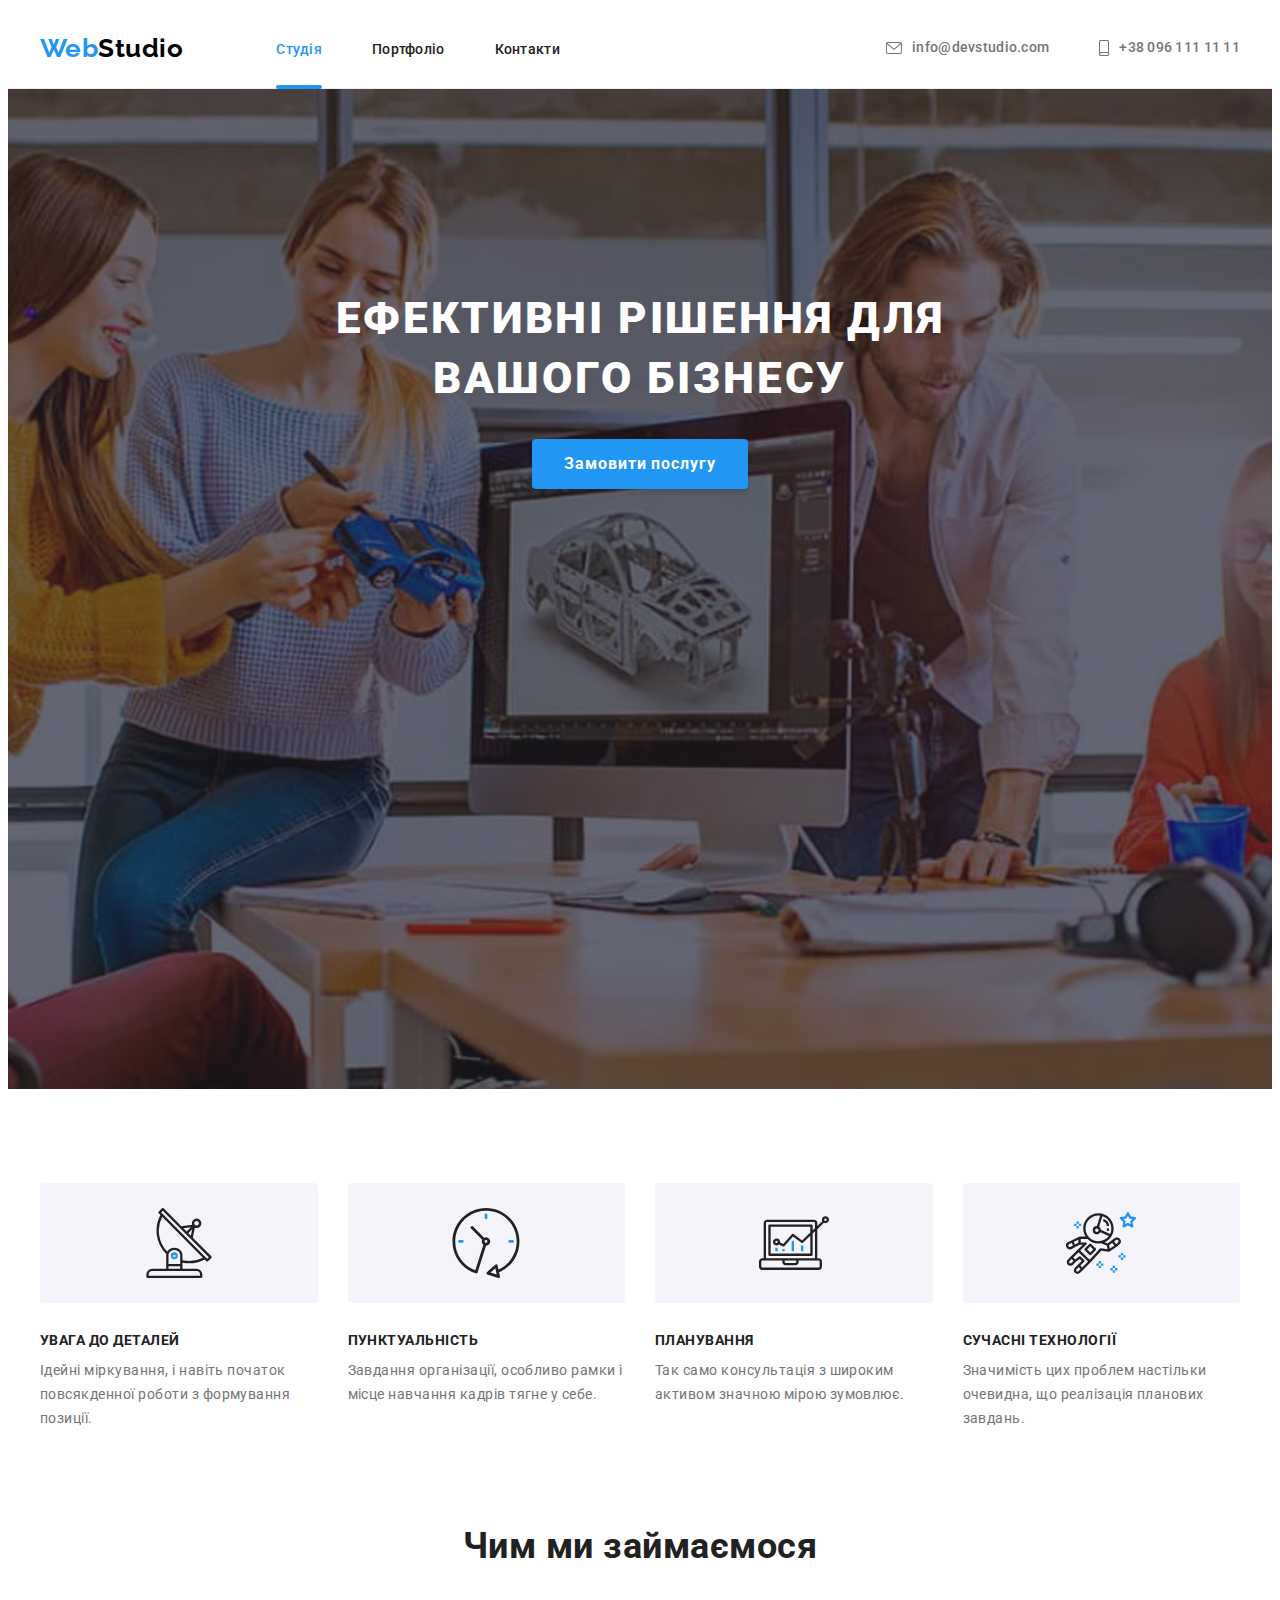
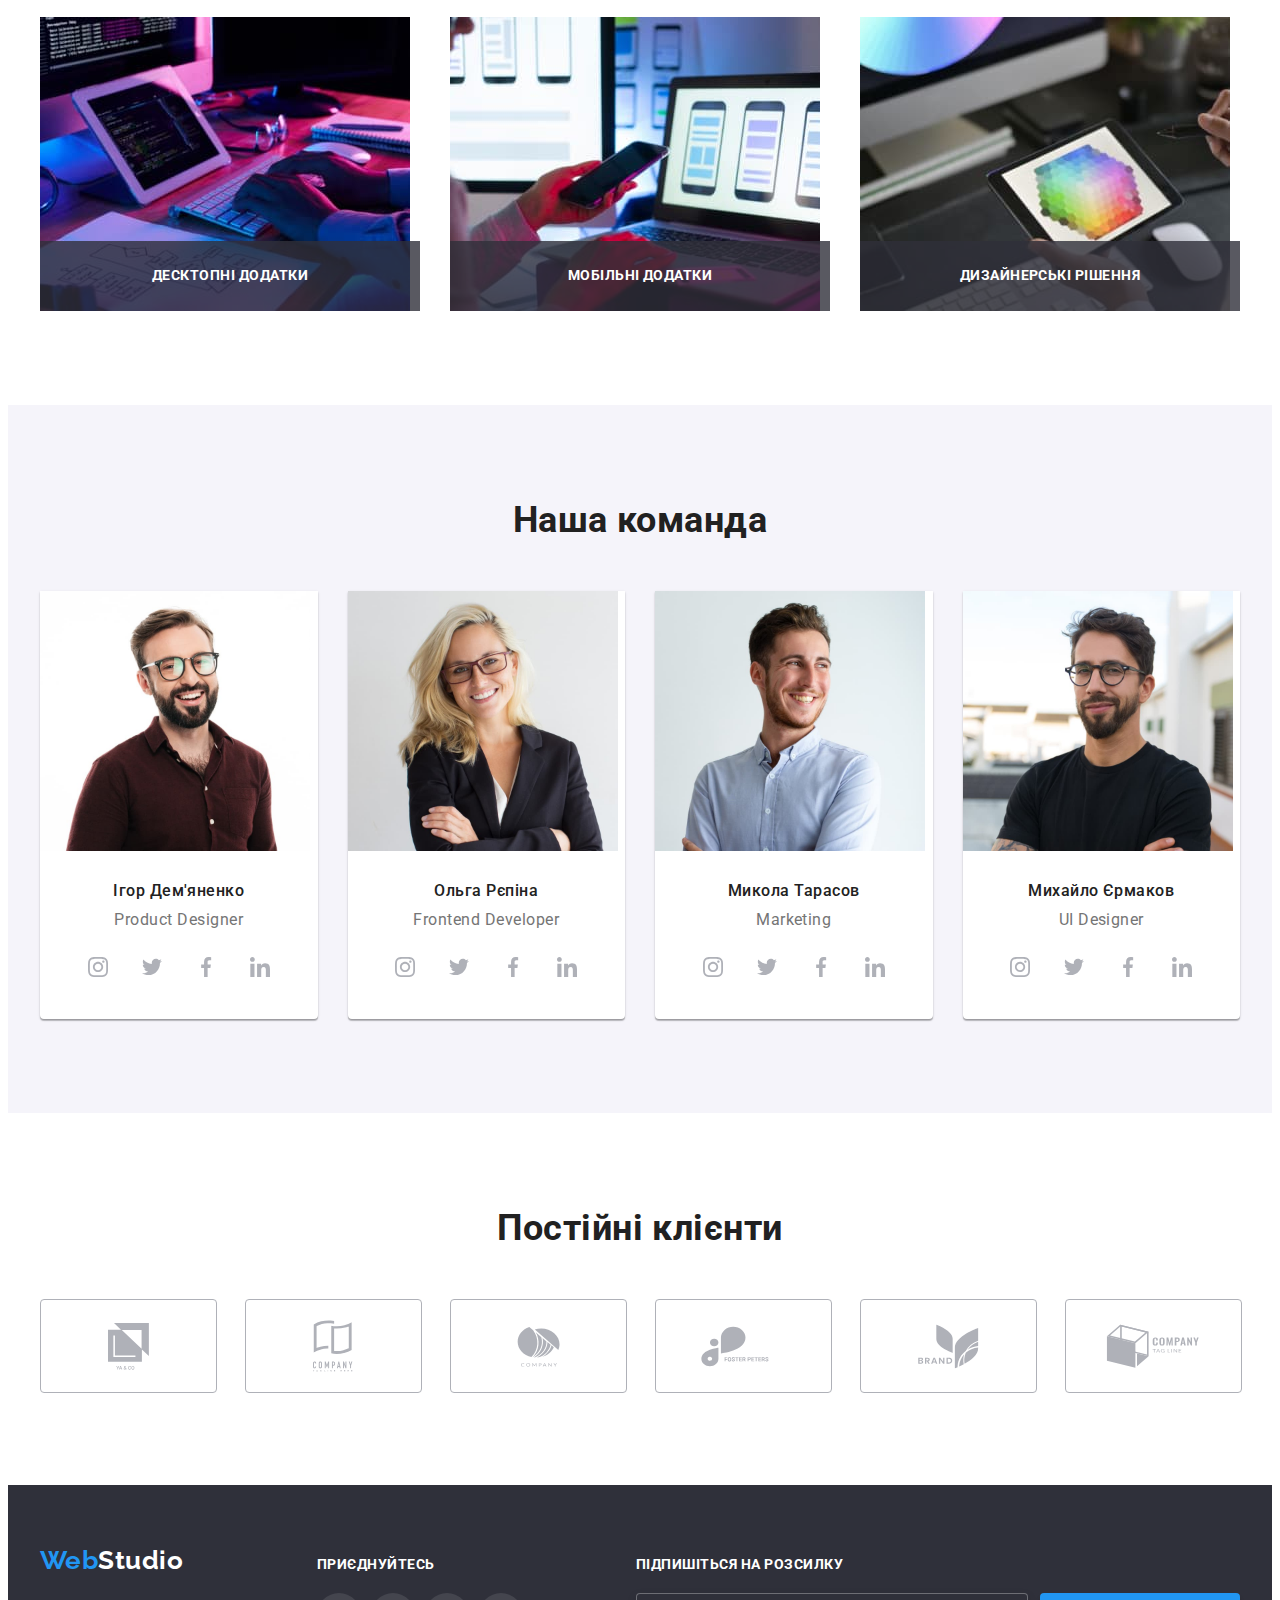
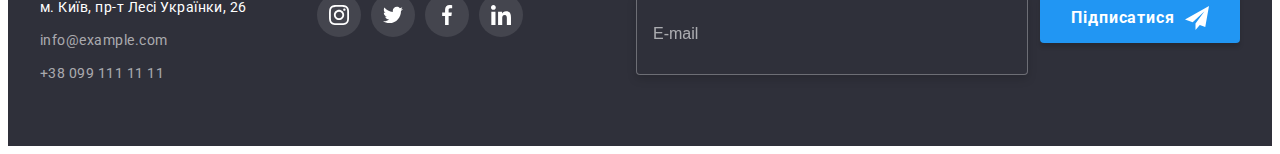
<file: index.html>
<!DOCTYPE html>
<html lang="uk">
  <head>
    <meta charset="UTF-8" />
    <meta http-equiv="X-UA-Compatible" content="IE=edge" />
    <meta name="viewport" content="width=device-width, initial-scale=1.0" />
    <title lang="en">WebStudio</title>
    <link rel="preconnect" href="https://fonts.googleapis.com" />
    <link rel="preconnect" href="https://fonts.gstatic.com" crossorigin />
    <link
      href="https://fonts.googleapis.com/css2?family=Raleway:wght@700&family=Roboto:wght@400;500;700;900&display=swap"
      rel="stylesheet"
    />
    <link
      rel="stylesheet"
      href="https://cdnjs.cloudflare.com/ajax/libs/modern-normalize/1.1.0/modern-normalize.min.css"
      integrity="sha512-wpPYUAdjBVSE4KJnH1VR1HeZfpl1ub8YT/NKx4PuQ5NmX2tKuGu6U/JRp5y+Y8XG2tV+wKQpNHVUX03MfMFn9Q=="
      crossorigin="anonymous"
      referrerpolicy="no-referrer"
    />
    <link rel="stylesheet" href="./css/styles.css" />
  </head>
  <body>
    <header class="header">
      <div class="container header-container">
        <nav class="header-nav">
          <a class="logo link" href="./index.html" lang="en"
            >Web<span class="logo-black">Studio</span></a
          >
          <ul class="nav list">
            <li><a class="nav-item link current" href="./index.html">Студія</a></li>
            <li><a class="nav-item link" href="./portfolio.html">Портфоліо</a></li>
            <li><a class="nav-item link" href="#">Контакти</a></li>
          </ul>
        </nav>
        <ul class="contacts list">
          <li class="contact-list-item">
            <a class="contacts-item link" href="mailto:info@devstudio.com">
              <svg class="icon" width="16" height="12">
                <use href="./images/symbol-defs.svg#icon-envelope"></use>
              </svg>
              info@devstudio.com
            </a>
          </li>
          <li class="contact-list-item">
            <a class="contacts-item link" href="tel:+380961111111">
              <svg class="icon" width="10" height="16">
                <use href="./images/symbol-defs.svg#icon-smartphone"></use>
              </svg>
              +38 096 111 11 11
            </a>
          </li>
        </ul>
      </div>
    </header>
    <main>
      <section class="hero overlay">
        <div class="container">
          <h1 class="hero-title">Ефективні рішення для вашого бізнесу</h1>
          <button class="hero-btn" type="button" data-modal-open>Замовити послугу</button>
        </div>
      </section>
      <section class="advantages section">
        <div class="container">
          <h2 class="visually-hidden">Наші переваги</h2>
          <ul class="advantages-list list">
            <li class="advantages-title antenna-icon">
              <h3 class="advantages-subtitle">Увага до деталей</h3>
              <p class="advantages-text">
                Ідейні міркування, і навіть початок повсякденної роботи з формування
                позиції.
              </p>
            </li>
            <li class="advantages-title clock-icon">
              <h3 class="advantages-subtitle">Пунктуальність</h3>
              <p class="advantages-text">
                Завдання організації, особливо рамки і місце навчання кадрів тягне у себе.
              </p>
            </li>
            <li class="advantages-title diagram-icon">
              <h3 class="advantages-subtitle">Планування</h3>
              <p class="advantages-text">
                Так само консультація з широким активом значною мірою зумовлює.
              </p>
            </li>
            <li class="advantages-title astronaut-icon">
              <h3 class="advantages-subtitle">Сучасні технології</h3>
              <p class="advantages-text">
                Значимість цих проблем настільки очевидна, що реалізація планових завдань.
              </p>
            </li>
          </ul>
        </div>
      </section>
      <section class="our-work section">
        <div class="container">
          <h2 class="our-work-title">Чим ми займаємося</h2>
          <ul class="our-work-list list">
            <li class="our-work-img">
              <div class="our-work-card">
                <img
                  src="./images/box1.jpg"
                  alt="Людина працює за комп'ютером"
                  width="370"
                  height="294"
                />
                <p class="our-work-img-title">Десктопні додатки</p>
              </div>
            </li>
            <li class="our-work-img">
              <div class="our-work-card">
                <img
                  src="./images/box2.jpg"
                  alt="Людина працює за ноутбуком"
                  width="370"
                  height="294"
                />
                <p class="our-work-img-title">Мобільні додатки</p>
              </div>
            </li>
            <li class="our-work-img">
              <div class="our-work-card">
                <img
                  src="./images/box3.jpg"
                  alt="Людина працює за планшетом"
                  width="370"
                  height="294"
                />
                <p class="our-work-img-title">Дизайнерські рішення</p>
              </div>
            </li>
          </ul>
        </div>
      </section>
      <section class="team section">
        <div class="container">
          <h2 class="team-title">Наша команда</h2>
          <ul class="team-card list">
            <li class="team-card-item">
              <img
                src="./images/igor_demyanenko.jpg"
                alt="Усміхнений хлопець в окулярах"
                width="270"
                height="260"
              />
              <div class="about-team">
                <h3 class="team-name">Ігор Дем'яненко</h3>
                <p class="team-position" lang="en">Product Designer</p>
                <ul class="list about-team-items">
                  <li class="about-team-list">
                    <a class="about-team-link" href="">
                      <svg class="team-link-icon" width="20" height="20">
                        <use href="./images/symbol-defs.svg#icon-instagram"></use>
                      </svg>
                    </a>
                  </li>
                  <li class="about-team-list">
                    <a class="about-team-link" href="">
                      <svg class="team-link-icon" width="20" height="20">
                        <use href="./images/symbol-defs.svg#icon-twitter"></use>
                      </svg>
                    </a>
                  </li>
                  <li class="about-team-list">
                    <a class="about-team-link" href="">
                      <svg class="team-link-icon" width="20" height="20">
                        <use href="./images/symbol-defs.svg#icon-facebook"></use>
                      </svg>
                    </a>
                  </li>
                  <li class="about-team-list">
                    <a class="about-team-link" href="">
                      <svg class="team-link-icon" width="20" height="20">
                        <use href="./images/symbol-defs.svg#icon-linkedin"></use>
                      </svg>
                    </a>
                  </li>
                </ul>
              </div>
            </li>
            <li class="team-card-item">
              <img
                src="./images/olga_repina.jpg"
                alt="Усміхнена дівчина в окулярах"
                width="270"
                height="260"
              />
              <div class="about-team">
                <h3 class="team-name">Ольга Рєпіна</h3>
                <p class="team-position" lang="en">Frontend Developer</p>
                <ul class="list about-team-items">
                  <li class="about-team-list">
                    <a class="about-team-link" href="">
                      <svg class="team-link-icon" width="20" height="20">
                        <use href="./images/symbol-defs.svg#icon-instagram"></use>
                      </svg>
                    </a>
                  </li>
                  <li class="about-team-list">
                    <a class="about-team-link" href="">
                      <svg class="team-link-icon" width="20" height="20">
                        <use href="./images/symbol-defs.svg#icon-twitter"></use>
                      </svg>
                    </a>
                  </li>
                  <li class="about-team-list">
                    <a class="about-team-link" href="">
                      <svg class="team-link-icon" width="20" height="20">
                        <use href="./images/symbol-defs.svg#icon-facebook"></use>
                      </svg>
                    </a>
                  </li>
                  <li class="about-team-list">
                    <a class="about-team-link" href="">
                      <svg class="team-link-icon" width="20" height="20">
                        <use href="./images/symbol-defs.svg#icon-linkedin"></use>
                      </svg>
                    </a>
                  </li>
                </ul>
              </div>
            </li>
            <li class="team-card-item">
              <img
                src="./images/mukola_tarasov.jpg"
                alt="Гарниий усміхнений хлопець"
                width="270"
                height="260"
              />
              <div class="about-team">
                <h3 class="team-name">Микола Тарасов</h3>
                <p class="team-position" lang="en">Marketing</p>
                <ul class="list about-team-items">
                  <li class="about-team-list">
                    <a class="about-team-link" href="">
                      <svg class="team-link-icon" width="20" height="20">
                        <use href="./images/symbol-defs.svg#icon-instagram"></use>
                      </svg>
                    </a>
                  </li>
                  <li class="about-team-list">
                    <a class="about-team-link" href="">
                      <svg class="team-link-icon" width="20" height="20">
                        <use href="./images/symbol-defs.svg#icon-twitter"></use>
                      </svg>
                    </a>
                  </li>
                  <li class="about-team-list">
                    <a class="about-team-link" href="">
                      <svg class="team-link-icon" width="20" height="20">
                        <use href="./images/symbol-defs.svg#icon-facebook"></use>
                      </svg>
                    </a>
                  </li>
                  <li class="about-team-list">
                    <a class="about-team-link" href="">
                      <svg class="team-link-icon" width="20" height="20">
                        <use href="./images/symbol-defs.svg#icon-linkedin"></use>
                      </svg>
                    </a>
                  </li>
                </ul>
              </div>
            </li>
            <li class="team-card-item">
              <img
                src="./images/muhailo_ermakov.jpg"
                alt="Усміхений хлопець в окулярах з бородою"
                width="270"
                height="260"
              />
              <div class="about-team">
                <h3 class="team-name">Михайло Єрмаков</h3>
                <p class="team-position" lang="en">UI Designer</p>
                <ul class="list about-team-items">
                  <li class="about-team-list">
                    <a class="about-team-link" href="">
                      <svg class="team-link-icon" width="20" height="20">
                        <use href="./images/symbol-defs.svg#icon-instagram"></use>
                      </svg>
                    </a>
                  </li>
                  <li class="about-team-list">
                    <a class="about-team-link" href="">
                      <svg class="team-link-icon" width="20" height="20">
                        <use href="./images/symbol-defs.svg#icon-twitter"></use>
                      </svg>
                    </a>
                  </li>
                  <li class="about-team-list">
                    <a class="about-team-link" href="">
                      <svg class="team-link-icon" width="20" height="20">
                        <use href="./images/symbol-defs.svg#icon-facebook"></use>
                      </svg>
                    </a>
                  </li>
                  <li class="about-team-list">
                    <a class="about-team-link" href="">
                      <svg class="team-link-icon" width="20" height="20">
                        <use href="./images/symbol-defs.svg#icon-linkedin"></use>
                      </svg>
                    </a>
                  </li>
                </ul>
              </div>
            </li>
          </ul>
        </div>
      </section>
      <section class="clients section">
        <div class="container">
          <h2 class="clients-title">Постійні клієнти</h2>
          <ul class="clients-list list">
            <li class="clients-list-items">
              <a class="clients-item" href="">
                <svg class="clients-logo" width="41" height="47">
                  <use href="./images/symbol-defs.svg#icon-group1"></use>
                </svg>
              </a>
            </li>
            <li class="clients-list-items">
              <a class="clients-item" href="">
                <svg class="clients-logo" width="40" height="52">
                  <use href="./images/symbol-defs.svg#icon-group2"></use>
                </svg>
              </a>
            </li>
            <li class="clients-list-items">
              <a class="clients-item" href="">
                <svg class="clients-logo" width="43" height="41">
                  <use href="./images/symbol-defs.svg#icon-group3"></use>
                </svg>
              </a>
            </li>
            <li class="clients-list-items">
              <a class="clients-item" href="">
                <svg class="clients-logo" width="84" height="41">
                  <use href="./images/symbol-defs.svg#icon-group4"></use>
                </svg>
              </a>
            </li>
            <li class="clients-list-items">
              <a class="clients-item" href="">
                <svg class="clients-logo" width="63" height="45">
                  <use href="./images/symbol-defs.svg#icon-group5"></use>
                </svg>
              </a>
            </li>
            <li class="clients-list-items">
              <a class="clients-item" href="">
                <svg class="clients-logo" width="94" height="44">
                  <use href="./images/symbol-defs.svg#icon-group6"></use>
                </svg>
              </a>
            </li>
          </ul>
        </div>
      </section>
    </main>
    <footer class="footer">
      <div class="container footer-container">
        <div>
          <a class="logo link footer-logo" href="./index.html" lang="en"
            >Web<span class="logo-white">Studio</span></a
          >
          <address>
            <ul class="list">
              <li>
                <a
                  class="footer-address link"
                  href="https://goo.gl/maps/D6DfJtfhKEsYrStH9"
                  target="_blank"
                  rel="noopener noreferrer nofollow"
                  >м. Київ, пр-т Лесі Українки, 26</a
                >
              </li>
              <li>
                <a class="footer-contact-email link" href="mailto:info@example.com"
                  >info@example.com</a
                >
              </li>
              <li>
                <a class="footer-contact-tel link" href="tel:+380991111111"
                  >+38 099 111 11 11</a
                >
              </li>
            </ul>
          </address>
        </div>
        <div class="footer-social">
          <p class="footer-social-text">Приєднуйтесь</p>
          <ul class="footer-social-list list">
            <li class="footer-social-item">
              <a class="footer-social-link" href="">
                <svg class="footer-social-logo" width="20" height="20">
                  <use href="./images/symbol-defs.svg#icon-instagram"></use>
                </svg>
              </a>
            </li>
            <li class="footer-social-item">
              <a class="footer-social-link" href="">
                <svg class="footer-social-logo" width="20" height="20">
                  <use href="./images/symbol-defs.svg#icon-twitter"></use>
                </svg>
              </a>
            </li>
            <li class="footer-social-item">
              <a class="footer-social-link" href="">
                <svg class="footer-social-logo" width="20" height="20">
                  <use href="./images/symbol-defs.svg#icon-facebook"></use>
                </svg>
              </a>
            </li>
            <li class="footer-social-item">
              <a class="footer-social-link" href="">
                <svg class="footer-social-logo" width="20" height="20">
                  <use href="./images/symbol-defs.svg#icon-linkedin"></use>
                </svg>
              </a>
            </li>
          </ul>
        </div>
        <div class="signup">
          <p class="signup-title">Підпишіться на розсилку</p>
          <form class="signup-group">
            <label for="signup-email"></label>
            <input
              type="email"
              name="email"
              id="signup-email"
              placeholder="E-mail"
              class="signup-email"
            />
            <button class="btn-signup" type="submit">
              Підписатися
              <svg class="signup-icon" width="24" height="24">
                <use href="./images/symbol-defs.svg#icon-icon-send"></use>
              </svg>
            </button>
          </form>
        </div>
      </div>
    </footer>
    <div class="backdrop is-hidden" data-modal>
      <div class="modal">
        <button type="button" class="modal-button" data-modal-close>
          <svg width="18" height="18">
            <use href="./images/symbol-defs.svg#icon-close-black"></use>
          </svg>
        </button>
        <p class="modal-title">Залиште свої дані, ми вам передзвонимо</p>
        <form class="form">
          <div class="form-field">
            <label for="name" class="form-label">Ім'я</label>
            <div class="form-icon">
              <input type="text" name="name" id="name" autofocus class="input-label" />
              <svg class="icon-name" width="18" height="18">
                <use href="./images/symbol-defs.svg#icon-name"></use>
              </svg>
            </div>
          </div>
          <div class="form-field">
            <label for="tel" class="form-label">Телефон</label>
            <div class="form-icon">
              <input type="tel" name="tel" id="tel" class="input-label" />
              <svg class="icon-name" width="18" height="18">
                <use href="./images/symbol-defs.svg#icon-phone"></use>
              </svg>
            </div>
          </div>
          <div class="form-field">
            <label for="email" class="form-label">Пошта</label>
            <div class="form-icon">
              <input type="email" name="email" id="email" class="input-label" />
              <svg class="icon-name" width="18" height="18">
                <use href="./images/symbol-defs.svg#icon-email"></use>
              </svg>
            </div>
          </div>
          <div class="form-field comment">
            <label for="comment" class="form-label">Коментар</label>
            <textarea
              class="comment-textarea"
              name="comment"
              id="comment"
              placeholder="Введіть текст"
            ></textarea>
          </div>
          <div class="checkbox-agree">
            <label class="agree-label">
              <input type="checkbox" name="agree" class="checkbox" />
              <span class="icon-checkbox">
                <svg width="16" height="15">
                  <use href="./images/symbol-defs.svg#icon-check-blue"></use>
                </svg>
              </span>
              <span class="agree-text">Погоджуюся з розсилкою та приймаю</span>
              <a class="agree-link" href="">Умови договору</a>
            </label>
          </div>
          <button type="submit" class="btn-agree">Відправити</button>
        </form>
      </div>
    </div>
    <script src="./js/modal.js"></script>
  </body>
</html>
</file>
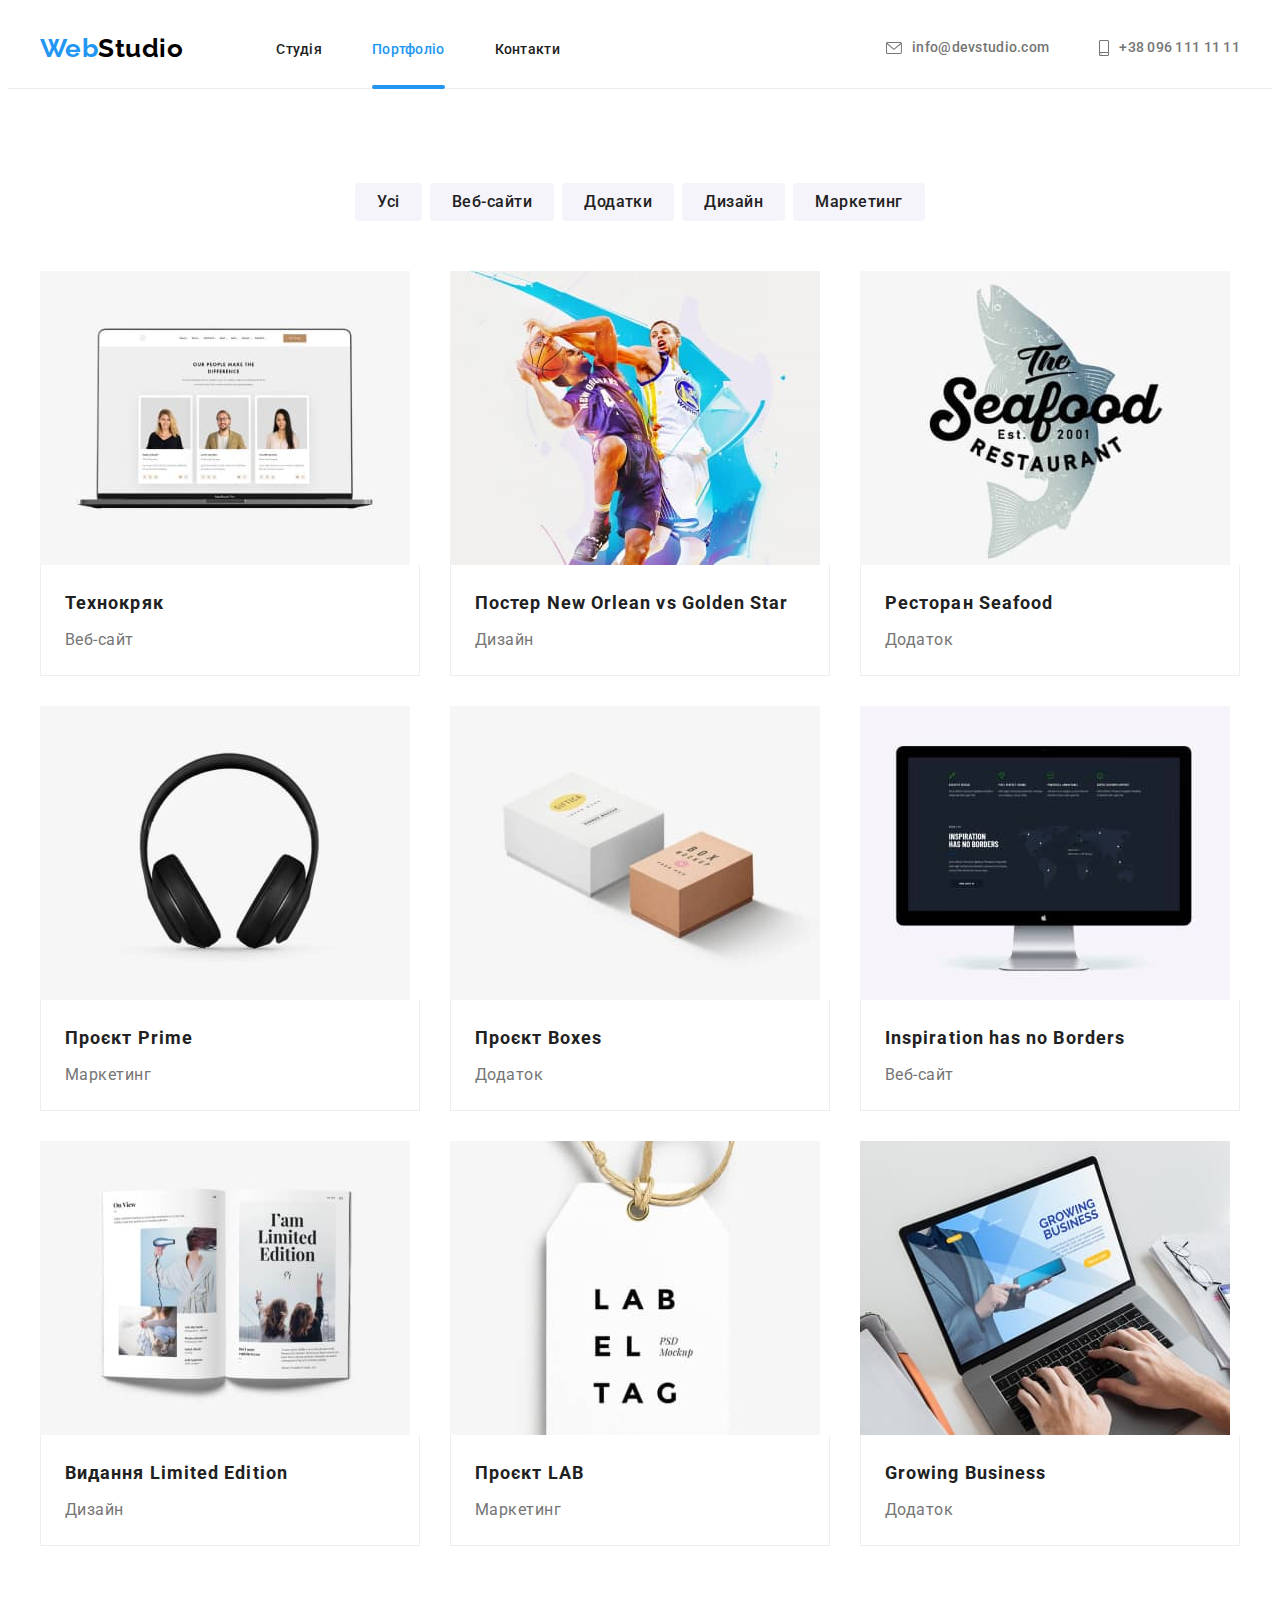
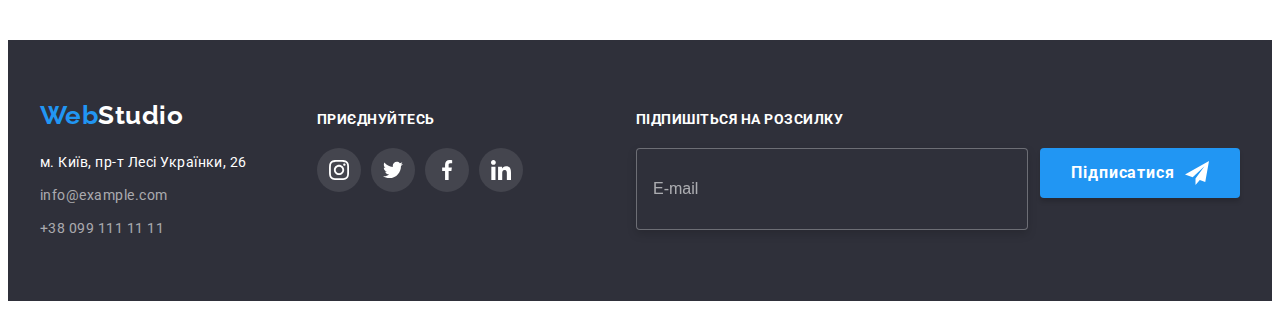
<file: portfolio.html>
<!DOCTYPE html>
<html lang="uk">
  <head>
    <meta charset="UTF-8" />
    <meta http-equiv="X-UA-Compatible" content="IE=edge" />
    <meta name="viewport" content="width=device-width, initial-scale=1.0" />
    <title lang="en">WebStudio</title>
    <link rel="preconnect" href="https://fonts.googleapis.com" />
    <link rel="preconnect" href="https://fonts.gstatic.com" crossorigin />
    <link
      href="https://fonts.googleapis.com/css2?family=Raleway:wght@700&family=Roboto:wght@400;500;700;900&display=swap"
      rel="stylesheet"
    />
    <link
      rel="stylesheet"
      href="https://cdnjs.cloudflare.com/ajax/libs/modern-normalize/1.1.0/modern-normalize.min.css"
      integrity="sha512-wpPYUAdjBVSE4KJnH1VR1HeZfpl1ub8YT/NKx4PuQ5NmX2tKuGu6U/JRp5y+Y8XG2tV+wKQpNHVUX03MfMFn9Q=="
      crossorigin="anonymous"
      referrerpolicy="no-referrer"
    />
    <link rel="stylesheet" href="./css/styles.css" />
  </head>
  <body>
    <header class="header">
      <div class="container header-container">
        <nav class="header-nav">
          <a class="logo link" href="./index.html" lang="en"
            >Web<span class="logo-black">Studio</span></a
          >
          <ul class="nav list">
            <li><a class="nav-item link" href="./index.html">Студія</a></li>
            <li>
              <a class="nav-item link current" href="./portfolio.html">Портфоліо</a>
            </li>
            <li><a class="nav-item link" href="#">Контакти</a></li>
          </ul>
        </nav>
        <ul class="contacts list">
          <li class="contact-list-item">
            <a class="contacts-item link" href="mailto:info@devstudio.com">
              <svg class="icon" width="16" height="12">
                <use href="./images/symbol-defs.svg#icon-envelope"></use>
              </svg>
              info@devstudio.com
            </a>
          </li>
          <li class="contact-list-item">
            <a class="contacts-item link" href="tel:+380961111111">
              <svg class="icon" width="10" height="16">
                <use href="./images/symbol-defs.svg#icon-smartphone"></use>
              </svg>
              +38 096 111 11 11
            </a>
          </li>
        </ul>
      </div>
    </header>
    <main>
      <section class="filter section">
        <div class="container">
          <h1 class="visually-hidden">Портфоліо</h1>
          <ul class="filter-button-item list">
            <li class="filter-list">
              <button class="filter-button" type="button">Усі</button>
            </li>
            <li class="filter-list">
              <button class="filter-button" type="button">Веб-сайти</button>
            </li>
            <li class="filter-list">
              <button class="filter-button" type="button">Додатки</button>
            </li>
            <li class="filter-list">
              <button class="filter-button" type="button">Дизайн</button>
            </li>
            <li class="filter-list">
              <button class="filter-button" type="button">Маркетинг</button>
            </li>
          </ul>
          <ul class="filter-cards list">
            <li class="filter-result">
              <a class="link filter-result-link" href="#" target="_blank">
                <div class="filter-overlay">
                  <img
                    src="./images/image1.jpg"
                    alt="Екран ноутбуку з трьома зображеннями"
                    width="370"
                    height="294"
                  />
                  <p class="filter-result-text">
                    Ресурс пропонує комплексні пропозиції з різним рівнем функціоналу та
                    сервісів. Все це дозволить відвідувачу отримати вичерпні відомості про
                    компанію чи приватну особу.
                  </p>
                </div>
                <div class="about-card">
                  <h2 class="filter-title">Технокряк</h2>
                  <p class="filter-text">Веб-сайт</p>
                </div>
              </a>
            </li>
            <li class="filter-result">
              <a class="link filter-result-link" href="#" target="_blank">
                <div class="filter-overlay">
                  <img
                    src="./images/image2.jpg"
                    alt="Два баскетболіста з м'ячем"
                    width="370"
                    height="294"
                  />
                  <p class="filter-result-text">
                    Ресурс пропонує комплексні пропозиції з різним рівнем функціоналу та
                    сервісів. Все це дозволить відвідувачу отримати вичерпні відомості про
                    компанію чи приватну особу.
                  </p>
                </div>
                <div class="about-card">
                  <h2 class="filter-title">
                    Постер <span lang="en">New Orlean vs Golden Star</span>
                  </h2>
                  <p class="filter-text">Дизайн</p>
                </div>
              </a>
            </li>
            <li class="filter-result">
              <a class="link filter-result-link" href="#" target="_blank">
                <div class="filter-overlay">
                  <img
                    src="./images/image3.jpg"
                    alt="Логотип ресторану"
                    width="370"
                    height="294"
                  />
                  <p class="filter-result-text">
                    Ресурс пропонує комплексні пропозиції з різним рівнем функціоналу та
                    сервісів. Все це дозволить відвідувачу отримати вичерпні відомості про
                    компанію чи приватну особу.
                  </p>
                </div>
                <div class="about-card">
                  <h2 class="filter-title">Ресторан <span lang="en">Seafood</span></h2>
                  <p class="filter-text">Додаток</p>
                </div>
              </a>
            </li>
            <li class="filter-result">
              <a class="link filter-result-link" href="#" target="_blank">
                <div class="filter-overlay">
                  <img
                    src="./images/image4.jpg"
                    alt="Навушники"
                    width="370"
                    height="294"
                  />
                  <p class="filter-result-text">
                    Ресурс пропонує комплексні пропозиції з різним рівнем функціоналу та
                    сервісів. Все це дозволить відвідувачу отримати вичерпні відомості про
                    компанію чи приватну особу.
                  </p>
                </div>
                <div class="about-card">
                  <h2 class="filter-title">Проєкт <span lang="en">Prime</span></h2>
                  <p class="filter-text">Маркетинг</p>
                </div>
              </a>
            </li>
            <li class="filter-result">
              <a class="link filter-result-link" href="#" target="_blank">
                <div class="filter-overlay">
                  <img
                    src="./images/image5.jpg"
                    alt="Велика та маленька коробки"
                    width="370"
                    height="294"
                  />
                  <p class="filter-result-text">
                    Ресурс пропонує комплексні пропозиції з різним рівнем функціоналу та
                    сервісів. Все це дозволить відвідувачу отримати вичерпні відомості про
                    компанію чи приватну особу.
                  </p>
                </div>
                <div class="about-card">
                  <h2 class="filter-title">Проєкт <span lang="en">Boxes</span></h2>
                  <p class="filter-text">Додаток</p>
                </div>
              </a>
            </li>
            <li class="filter-result">
              <a class="link filter-result-link" href="#" target="_blank">
                <div class="filter-overlay">
                  <img
                    src="./images/image6.jpg"
                    alt="Екран монітору із написами"
                    width="370"
                    height="294"
                  />
                  <p class="filter-result-text">
                    Ресурс пропонує комплексні пропозиції з різним рівнем функціоналу та
                    сервісів. Все це дозволить відвідувачу отримати вичерпні відомості про
                    компанію чи приватну особу.
                  </p>
                </div>
                <div class="about-card">
                  <h2 class="filter-title" lang="en">Inspiration has no Borders</h2>
                  <p class="filter-text">Веб-сайт</p>
                </div>
              </a>
            </li>
            <li class="filter-result">
              <a class="link filter-result-link" href="#" target="_blank">
                <div class="filter-overlay">
                  <img
                    src="./images/image7.jpg"
                    alt="Розгорнута книга"
                    width="370"
                    height="294"
                  />
                  <p class="filter-result-text">
                    Ресурс пропонує комплексні пропозиції з різним рівнем функціоналу та
                    сервісів. Все це дозволить відвідувачу отримати вичерпні відомості про
                    компанію чи приватну особу.
                  </p>
                </div>
                <div class="about-card">
                  <h2 class="filter-title">
                    Видання <span lang="en">Limited Edition</span>
                  </h2>
                  <p class="filter-text">Дизайн</p>
                </div>
              </a>
            </li>
            <li class="filter-result">
              <a class="link filter-result-link" href="#" target="_blank">
                <div class="filter-overlay">
                  <img
                    src="./images/image8.jpg"
                    alt="Бірка з написом"
                    width="370"
                    height="294"
                  />
                  <p class="filter-result-text">
                    Ресурс пропонує комплексні пропозиції з різним рівнем функціоналу та
                    сервісів. Все це дозволить відвідувачу отримати вичерпні відомості про
                    компанію чи приватну особу.
                  </p>
                </div>
                <div class="about-card">
                  <h2 class="filter-title">Проєкт <span lang="en">LAB</span></h2>
                  <p class="filter-text">Маркетинг</p>
                </div>
              </a>
            </li>
            <li class="filter-result">
              <a class="link filter-result-link" href="#" target="_blank">
                <div class="filter-overlay">
                  <img
                    src="./images/image9.jpg"
                    alt="Людина за ноутбуком"
                    width="370"
                    height="294"
                  />
                  <p class="filter-result-text">
                    Ресурс пропонує комплексні пропозиції з різним рівнем функціоналу та
                    сервісів. Все це дозволить відвідувачу отримати вичерпні відомості про
                    компанію чи приватну особу.
                  </p>
                </div>
                <div class="about-card">
                  <h2 class="filter-title" lang="en">Growing Business</h2>
                  <p class="filter-text">Додаток</p>
                </div>
              </a>
            </li>
          </ul>
        </div>
      </section>
    </main>
    <footer class="footer">
      <div class="container footer-container">
        <div>
          <a class="logo link footer-logo" href="./index.html" lang="en"
            >Web<span class="logo-white">Studio</span></a
          >
          <address>
            <ul class="list">
              <li>
                <a
                  class="footer-address link"
                  href="https://goo.gl/maps/D6DfJtfhKEsYrStH9"
                  target="_blank"
                  rel="noopener noreferrer nofollow"
                  >м. Київ, пр-т Лесі Українки, 26</a
                >
              </li>
              <li>
                <a class="footer-contact-email link" href="mailto:info@example.com"
                  >info@example.com</a
                >
              </li>
              <li>
                <a class="footer-contact-tel link" href="tel:+380991111111"
                  >+38 099 111 11 11</a
                >
              </li>
            </ul>
          </address>
        </div>
        <div class="footer-social">
          <p class="footer-social-text">Приєднуйтесь</p>
          <ul class="footer-social-list list">
            <li class="footer-social-item">
              <a class="footer-social-link" href="">
                <svg class="footer-social-logo" width="20" height="20">
                  <use href="./images/symbol-defs.svg#icon-instagram"></use>
                </svg>
              </a>
            </li>
            <li class="footer-social-item">
              <a class="footer-social-link" href="">
                <svg class="footer-social-logo" width="20" height="20">
                  <use href="./images/symbol-defs.svg#icon-twitter"></use>
                </svg>
              </a>
            </li>
            <li class="footer-social-item">
              <a class="footer-social-link" href="">
                <svg class="footer-social-logo" width="20" height="20">
                  <use href="./images/symbol-defs.svg#icon-facebook"></use>
                </svg>
              </a>
            </li>
            <li class="footer-social-item">
              <a class="footer-social-link" href="">
                <svg class="footer-social-logo" width="20" height="20">
                  <use href="./images/symbol-defs.svg#icon-linkedin"></use>
                </svg>
              </a>
            </li>
          </ul>
        </div>
        <div class="signup">
          <p class="signup-title">Підпишіться на розсилку</p>
          <form class="signup-group">
            <label for="signup-email"></label>
            <input
              type="email"
              name="email"
              id="signup-email"
              placeholder="E-mail"
              class="signup-email"
            />
            <button class="btn-signup" type="submit">
              Підписатися
              <svg class="signup-icon" width="24" height="24">
                <use href="./images/symbol-defs.svg#icon-icon-send"></use>
              </svg>
            </button>
          </form>
        </div>
      </div>
    </footer>
  </body>
</html>
</file>
<file: css/styles.css>
:root {
  --accent-color-one: #212121;
  --accent-color-two: #2196f3;
  --secondary-color-font: #757575;
  --main-color-light: #ffffff;
  --main-color-dark: #000000;
  --hover-focus-color: #188ce8;
  --background-color-dark: #2f303a;
  --background-color-team: #f5f4fa;
  --footer-contact-color: rgba(255, 255, 255, 0.6);
  --portfolio-cards-border: #eeeeee;
  --header-border-line-bottom: #ececec;
  --hero-background: #c4c4c4;
  --clients-logo-color: #afb1b8;
  --transition-duration: 250ms;
  --transition-timing-function: cubic-bezier(0.4, 0, 0.2, 1);
}

p,
h1,
h2,
h3,
h4,
h5,
h6 {
  margin: 0;
}

ul {
  margin: 0;
  padding-left: 0;
}

.list {
  list-style: none;
}

.link {
  text-decoration: none;
}

button {
  cursor: pointer;
}

img {
  display: block;
  max-width: 100%;
  height: auto;
}

body {
  font-family: "Roboto", sans-serif;
  letter-spacing: 0.03em;
  background: var(--main-color-light);
  color: var(--accent-color-one);
}

.container {
  width: 1200px;
  padding-left: 15px;
  padding-right: 15px;
  /* outline: 2px solid red; */
  margin: 0 auto;
}

/* Header */

.header {
  border-bottom: 1px solid var(--header-border-line-bottom);
}

.logo {
  font-family: "Raleway", sans-serif;
  font-weight: 700;
  font-size: 26px;
  line-height: 1.19;
  color: var(--accent-color-two);
  margin-right: 93px;
}

.logo-black {
  color: var(--main-color-dark);
}

.logo-white {
  color: var(--main-color-light);
}

.header-nav {
  display: flex;
  align-items: center;
}

.header-container {
  display: flex;
  align-items: center;
}

.nav {
  display: flex;
  gap: 50px;
}

.nav-item {
  font-weight: 500;
  font-size: 14px;
  line-height: 1.14;
  letter-spacing: 0.02em;
  color: var(--accent-color-one);
  padding-top: 32px;
  padding-bottom: 32px;
  transition: color var(--transition-duration) var(--transition-timing-function);
}

.nav-item:hover,
.nav-item:focus {
  color: var(--accent-color-two);
}

.nav .current {
  position: relative;
  color: var(--accent-color-two);
}

.current::after {
  content: "";
  position: absolute;
  bottom: 0;
  left: 0;
  margin-bottom: 0;
  display: block;
  width: 100%;
  height: 4px;
  background: var(--accent-color-two);
  border-radius: 2px;
}

.contacts {
  display: flex;
  margin-left: auto;
  gap: 50px;
}

.contacts-item {
  font-weight: 500;
  font-size: 14px;
  line-height: 1.14;
  letter-spacing: 0.02em;
  color: var(--secondary-color-font);
  padding-top: 32px;
  padding-bottom: 32px;
  display: flex;
  align-items: center;
  transition: color var(--transition-duration) var(--transition-timing-function);
}

.contacts-item:hover,
.contacts-item:focus {
  color: var(--accent-color-two);
}

.contact-list-item {
  display: flex;
  align-items: center;
}

.icon {
  margin-right: 10px;
  fill: currentColor;
}

/* Sections */

.section {
  padding-top: 94px;
  padding-bottom: 94px;
}

.hero {
  background-color: var(--hero-background);
  padding-top: 200px;
  padding-bottom: 200px;
}

.overlay {
  max-width: 1600px;
  height: 600px;
  margin-left: auto;
  margin-right: auto;
  background-image: linear-gradient(rgba(47, 48, 58, 0.4), rgba(47, 48, 58, 0.4)),
    url("../images/hero_bg.jpg");
  background-size: cover;
  background-repeat: no-repeat;
  background-position: center;
}

.hero-title {
  font-weight: 900;
  font-size: 44px;
  line-height: 1.36;
  text-align: center;
  letter-spacing: 0.06em;
  text-transform: uppercase;
  color: var(--main-color-light);
  margin-bottom: 30px;
  max-width: 696px;
  margin-left: auto;
  margin-right: auto;
}

.hero-btn {
  font-family: "Roboto", sans-serif;
  font-weight: 700;
  font-size: 16px;
  line-height: 1.88;
  display: flex;
  align-items: center;
  text-align: center;
  letter-spacing: 0.06em;
  color: var(--main-color-light);
  background-color: var(--accent-color-two);
  box-shadow: 0px 4px 4px rgba(0, 0, 0, 0.15);
  border-radius: 4px;
  border: none;
  display: block;
  margin: 0 auto;
  min-width: 216px;
  height: 50px;
  transition: background-color var(--transition-duration)
    var(--transition-timing-function);
}

.hero-btn:hover,
.hero-btn:focus {
  background-color: var(--hover-focus-color);
}

.visually-hidden {
  position: absolute;
  width: 1px;
  height: 1px;
  margin: -1px;
  border: 0;
  padding: 0;
  white-space: nowrap;
  clip-path: inset(100%);
  clip: rect(0 0 0 0);
  overflow: hidden;
}

.advantages.section {
  padding-bottom: 0;
}

.advantages-list {
  display: flex;
  gap: 30px;
}

.advantages-title {
  width: calc((100% - 90px) / 4);
}

.advantages-title::before {
  display: block;
  content: "";
  height: 120px;
  background-size: 70px;
  background-repeat: no-repeat;
  background-position: center;
  background-color: var(--background-color-team);
  border-radius: 4px;
  margin-bottom: 30px;
}

.antenna-icon::before {
  background-image: url("../images/antenna.svg");
}

.clock-icon::before {
  background-image: url("../images/clock.svg");
}

.diagram-icon::before {
  background-image: url("../images/diagram.svg");
}

.astronaut-icon::before {
  background-image: url("../images/astronaut.svg");
}

.advantages-subtitle {
  font-weight: 700;
  font-size: 14px;
  line-height: 1.14;
  text-transform: uppercase;
  margin-bottom: 10px;
}

.advantages-text {
  font-size: 14px;
  line-height: 1.71;
  color: var(--secondary-color-font);
}

.our-work-list {
  display: flex;
  gap: 30px;
}

.our-work-img {
  width: calc((100% - 60px) / 3);
}

.our-work-title,
.team-title {
  font-weight: 700;
  font-size: 36px;
  line-height: 1.17;
  text-align: center;
  margin-bottom: 50px;
}

.our-work-card {
  position: relative;
}

.our-work-img-title {
  position: absolute;
  left: 0;
  bottom: 0;
  display: flex;
  align-items: center;
  justify-content: center;
  width: 100%;
  height: 70px;
  font-weight: 700;
  font-size: 14px;
  line-height: 1.14;
  text-align: center;
  text-transform: uppercase;
  color: var(--main-color-light);
  background: rgba(47, 48, 58, 0.8);
}

.team-card {
  display: flex;
  gap: 30px;
}

.team {
  background: var(--background-color-team);
}

.about-team {
  padding-top: 30px;
  padding-bottom: 30px;
}

.team-name {
  font-weight: 500;
  font-size: 16px;
  line-height: 1.19;
  text-align: center;
  margin-bottom: 10px;
}

.team-position {
  font-size: 16px;
  line-height: 1.19;
  text-align: center;
  margin-bottom: 16px;
  color: var(--secondary-color-font);
}

.team-card-item {
  background: var(--main-color-light);
  box-shadow: 0px 1px 3px rgba(0, 0, 0, 0.12), 0px 1px 1px rgba(0, 0, 0, 0.14),
    0px 2px 1px rgba(0, 0, 0, 0.2);
  border-radius: 0px 0px 4px 4px;
  width: calc((100% - 90px) / 4);
}

.about-team-items {
  display: flex;
  justify-content: center;
  gap: 10px;
}

.about-team-list {
  width: 44px;
  height: 44px;
}

.about-team-link {
  display: flex;
  width: 100%;
  height: 100%;
  border-radius: 50%;
  background-color: var(--main-color-light);
  align-items: center;
  justify-content: center;
  color: var(--clients-logo-color);
  transition: color var(--transition-duration) var(--transition-timing-function),
    background-color var(--transition-duration) var(--transition-timing-function);
}

.team-link-icon {
  fill: currentColor;
}

.about-team-link:hover,
.about-team-link:focus {
  background-color: var(--accent-color-two);
  color: var(--main-color-light);
}

.clients-title {
  font-weight: 700;
  font-size: 36px;
  line-height: 1.17;
  text-align: center;
  color: var(--accent-color-one);
  margin-bottom: 50px;
}

.clients-list {
  display: flex;
  gap: 30px;
}

.clients-list-items {
  width: calc((100% - 150px) / 6);
  height: 92px;
}

.clients-item {
  display: flex;
  width: 100%;
  height: 100%;
  color: var(--clients-logo-color);
  border: 1px solid var(--clients-logo-color);
  border-radius: 4px;
  justify-content: center;
  align-items: center;
  transition: color var(--transition-duration) var(--transition-timing-function),
    border var(--transition-duration) var(--transition-timing-function);
}

.clients-logo {
  fill: currentColor;
}

.clients-item:hover,
.clients-item:focus {
  color: var(--accent-color-two);
  border: 1px solid var(--accent-color-two);
}

/* Footer */

.footer-logo {
  display: block;
  margin-bottom: 20px;
  margin-right: 0;
}

.footer {
  background-color: var(--background-color-dark);
  padding-top: 60px;
  padding-bottom: 60px;
}

.footer-address {
  font-weight: 400;
  font-size: 14px;
  line-height: 1.71;
  color: var(--main-color-light);
  font-style: normal;
  margin-bottom: 9px;
  display: block;
  transition: color var(--transition-duration) var(--transition-timing-function);
}

.footer-contact-email,
.footer-contact-tel {
  font-weight: 400;
  font-size: 14px;
  line-height: 1.71;
  color: var(--footer-contact-color);
  font-style: normal;
  display: block;
  transition: color var(--transition-duration) var(--transition-timing-function);
}

.footer-address:hover,
.footer-address:focus,
.footer-contact-email:hover,
.footer-contact-email:focus,
.footer-contact-tel:hover,
.footer-contact-tel:focus {
  color: var(--accent-color-two);
}

.footer-contact-email {
  margin-bottom: 9px;
}

.footer-container {
  display: flex;
  align-items: baseline;
}

.footer-social {
  display: block;
  margin-left: 70px;
}

.footer-social-list {
  display: flex;
  gap: 10px;
  justify-content: center;
}

.footer-social-item {
  width: 44px;
  height: 44px;
}

.footer-social-text {
  font-weight: 700;
  font-size: 14px;
  line-height: 1.14;
  text-transform: uppercase;
  color: var(--main-color-light);
  margin-bottom: 20px;
}

.footer-social-link {
  display: flex;
  width: 100%;
  height: 100%;
  border-radius: 50%;
  background-color: rgba(255, 255, 255, 0.1);
  align-items: center;
  justify-content: center;
  color: var(--main-color-light);
  transition: background-color var(--transition-duration)
    var(--transition-timing-function);
}

.footer-social-logo {
  fill: currentColor;
}

.footer-social-link:hover,
.footer-social-link:focus {
  background-color: var(--accent-color-two);
}

.signup {
  display: block;
  margin-left: auto;
}

.signup-title {
  font-weight: 700;
  font-size: 14px;
  line-height: 1.14;
  text-transform: uppercase;
  color: var(--main-color-light);
  margin-bottom: 20px;
}

.signup-group {
  display: flex;
}

.signup-email {
  padding: 15px 16px;
  width: 358px;
  height: 50px;
  border: 1px solid rgba(255, 255, 255, 0.3);
  filter: drop-shadow(0px 4px 4px rgba(0, 0, 0, 0.15));
  border-radius: 4px;
  background-color: var(--background-color-dark);
  color: rgba(255, 255, 255, 0.6);
  outline: none;
  transition: border-color var(--transition-duration) var(--transition-timing-function);
}

.signup-email::placeholder {
  font-weight: 400;
  font-size: 16px;
  line-height: 1.25;
  color: rgba(255, 255, 255, 0.6);
}

.signup-email:hover,
.signup-email:focus {
  border-color: var(--accent-color-two);
}

.btn-signup {
  font-family: "Roboto", sans-serif;
  font-weight: 700;
  font-size: 16px;
  line-height: 1.88;
  display: flex;
  align-items: center;
  justify-content: center;
  text-align: center;
  letter-spacing: 0.06em;
  color: var(--main-color-light);
  border: none;
  margin: 0 auto;
  min-width: 200px;
  height: 50px;
  margin-left: 12px;
  background-color: var(--accent-color-two);
  box-shadow: 0px 4px 4px rgba(0, 0, 0, 0.15);
  border-radius: 4px;
  transition: background-color var(--transition-duration)
    var(--transition-timing-function);
}

.signup-icon {
  fill: currentColor;
  margin-left: 10px;
}

.btn-signup:hover,
.btn-signup:focus {
  background-color: var(--hover-focus-color);
}

/* Portfolio */

.filter-button-item {
  display: flex;
  justify-content: center;
  gap: 8px;
  margin-bottom: 50px;
}

.filter-button {
  font-family: "Roboto", sans-serif;
  font-weight: 500;
  font-size: 16px;
  line-height: 1.63;
  text-align: center;
  letter-spacing: 0.03em;
  color: var(--accent-color-one);
  background-color: var(--background-color-team);
  border-radius: 4px;
  border: transparent;
  padding: 6px 22px;
  transition: color var(--transition-duration) var(--transition-timing-function),
    background-color var(--transition-duration) var(--transition-timing-function),
    box-shadow var(--transition-duration) var(--transition-timing-function),
    border var(--transition-duration) var(--transition-timing-function),
    border-radius var(--transition-duration) var(--transition-timing-function);
}

.filter-button:hover,
.filter-button:focus {
  color: var(--main-color-light);
  background-color: var(--accent-color-two);
  box-shadow: 0px 3px 1px rgba(0, 0, 0, 0.1), 0px 1px 2px rgba(0, 0, 0, 0.08),
    0px 2px 2px rgba(0, 0, 0, 0.12);
  border-radius: 4px;
  border: transparent;
}

.about-card {
  padding: 20px 24px;
  border-bottom: 1px solid var(--portfolio-cards-border);
  border-left: 1px solid var(--portfolio-cards-border);
  border-right: 1px solid var(--portfolio-cards-border);
}

.filter-cards {
  display: flex;
  flex-wrap: wrap;
  gap: 30px;
}

.filter-title {
  font-weight: 700;
  font-size: 18px;
  line-height: 2;
  letter-spacing: 0.06em;
  color: var(--accent-color-one);
  margin-bottom: 4px;
}

.filter-text {
  font-size: 16px;
  line-height: 1.88;
  color: var(--secondary-color-font);
}

.filter-result {
  background: var(--main-color-light);
  width: calc((100% - 60px) / 3);
}

.filter-result-link {
  display: block;
  transition: box-shadow var(--transition-duration) var(--transition-timing-function);
}

.filter-result-link:hover,
.filter-result-link:focus {
  box-shadow: 0px 1px 1px rgba(0, 0, 0, 0.12), 0px 4px 4px rgba(0, 0, 0, 0.06),
    1px 4px 6px rgba(0, 0, 0, 0.16);
}

.filter-result-link:hover .filter-result-text {
  transform: translateY(0);
}

.filter-overlay {
  position: relative;
  overflow: hidden;
}

.filter-result-text {
  position: absolute;
  top: 0;
  left: 0;
  height: 100%;
  padding: 63px 24px;
  font-weight: 400;
  font-size: 18px;
  line-height: 1.56;
  color: var(--main-color-light);
  background: rgba(33, 150, 243, 0.9);
  transform: translateY(101%);
  transition: transform var(--transition-duration) var(--transition-timing-function);
}

/* Modal window */

.backdrop {
  position: fixed;
  top: 0;
  left: 0;
  width: 100%;
  height: 100%;
  background-color: rgba(0, 0, 0, 0.2);
  transition: opacity var(--transition-duration) var(--transition-timing-function),
    visibility var(--transition-duration) var(--transition-timing-function);
}

.modal {
  position: absolute;
  top: 50%;
  left: 50%;
  padding: 40px;
  min-height: 581px;
  min-width: 528px;
  background-color: var(--main-color-light);
  box-shadow: 0px 1px 3px rgba(0, 0, 0, 0.12), 0px 1px 1px rgba(0, 0, 0, 0.14),
    0px 2px 1px rgba(0, 0, 0, 0.2);
  border-radius: 4px;
  transform: translate(-50%, -50%) scaleY(1);
  transition: transform var(--transition-duration) var(--transition-timing-function),
    opacity var(--transition-duration) var(--transition-timing-function);
}

.backdrop.is-hidden .modal {
  transform: translate(-50%, -50%) scaleY(0);
}

.modal-button {
  position: absolute;
  top: 8px;
  right: 8px;
  width: 30px;
  height: 30px;
  border-radius: 50%;
  display: flex;
  align-items: center;
  justify-content: center;
  padding: 0;
  background: var(--main-color-light);
  border: 1px solid rgba(0, 0, 0, 0.1);
  transition: fill var(--transition-duration) var(--transition-timing-function);
}

.modal-button:hover,
.modal-button:focus {
  fill: var(--accent-color-two);
}

.backdrop.is-hidden {
  opacity: 0;
  pointer-events: none;
  visibility: hidden;
}

.modal-title {
  font-weight: 700;
  font-size: 20px;
  line-height: 1.15;
  text-align: center;
  margin-bottom: 12px;
}

.form-field {
  display: flex;
  flex-direction: column;
  margin-bottom: 10px;
}

.form-label {
  font-weight: 400;
  font-size: 12px;
  line-height: 1.17;
  letter-spacing: 0.01em;
  color: var(--secondary-color-font);
  margin-bottom: 4px;
}

.input-label {
  width: 100%;
  height: 40px;
  border: 1px solid rgba(33, 33, 33, 0.2);
  border-radius: 4px;
  outline: none;
  padding: 12px 42px;
  transition: border-color var(--transition-duration) var(--transition-timing-function);
}

.form-icon {
  position: relative;
}

.icon-name {
  position: absolute;
  top: 50%;
  left: 12px;
  transform: translateY(-50%);
  transition: fill var(--transition-duration) var(--transition-timing-function);
}

.input-label:focus {
  border-color: var(--accent-color-two);
}

.input-label:focus + .icon-name {
  fill: var(--accent-color-two);
}

.comment-textarea {
  position: relative;
  height: 120px;
  resize: none;
  border: 1px solid rgba(33, 33, 33, 0.2);
  border-radius: 4px;
  padding: 17px 16px 12px;
  outline: none;
  transition: border-color var(--transition-duration) var(--transition-timing-function);
}

.comment-textarea:focus {
  border-color: var(--accent-color-two);
}

.form-field textarea::placeholder {
  position: absolute;
  top: 25px;
  left: 20px;
  font-weight: 400;
  font-size: 12px;
  line-height: 1.17px;
  letter-spacing: 0.01em;
  color: rgba(117, 117, 117, 0.5);
}

.form-field.comment {
  margin-bottom: 0px;
}

.checkbox-agree {
  display: flex;
  align-items: center;
  justify-content: center;
  margin-top: 20px;
}

.agree-label {
  display: flex;
  align-items: center;
  justify-content: center;
}

.agree-text {
  margin-left: 8px;
  font-weight: 400;
  font-size: 14px;
  line-height: 1.71;
  color: var(--secondary-color-font);
}

.agree-link {
  margin-left: 4px;
  font-weight: 400;
  font-size: 14px;
  line-height: 1.71;
  text-decoration-line: underline;
  color: var(--accent-color-two);
  text-underline-offset: 3px;
}

.checkbox {
  position: absolute;
  width: 1px;
  height: 1px;
  margin: -1px;
  border: 0;
  padding: 0;
  clip: rect(0 0 0 0);
  overflow: hidden;
}

.checkbox:focus + .icon-checkbox {
  border-color: var(--accent-color-one);
}

.icon-checkbox {
  display: flex;
  align-items: center;
  text-align: center;
  background-color: var(--main-color-light);
  border-radius: 2px;
  border: 2px solid var(--accent-color-one);
  fill: transparent;
  transition: background-color var(--transition-duration)
      var(--transition-timing-function),
    border-color var(--transition-duration) var(--transition-timing-function);
}

.checkbox:checked + .icon-checkbox {
  background-color: var(--accent-color-two);
  border-color: var(--accent-color-two);
}

.btn-agree {
  font-family: "Roboto", sans-serif;
  font-weight: 700;
  font-size: 16px;
  line-height: 1.88;
  display: flex;
  justify-content: center;
  align-items: center;
  text-align: center;
  letter-spacing: 0.06em;
  border: none;
  margin: 0 auto;
  min-width: 200px;
  height: 50px;
  color: var(--main-color-light);
  background-color: var(--accent-color-two);
  box-shadow: 0px 4px 4px rgba(0, 0, 0, 0.15);
  border-radius: 4px;
  margin-top: 30px;
  transition: background-color var(--transition-duration)
      var(--transition-timing-function),
    box-shadow var(--transition-duration) var(--transition-timing-function);
}

.btn-agree:hover,
.btn-agree:focus {
  background-color: var(--hover-focus-color);
  box-shadow: 0px 4px 4px rgba(0, 0, 0, 0.15);
}
</file>
